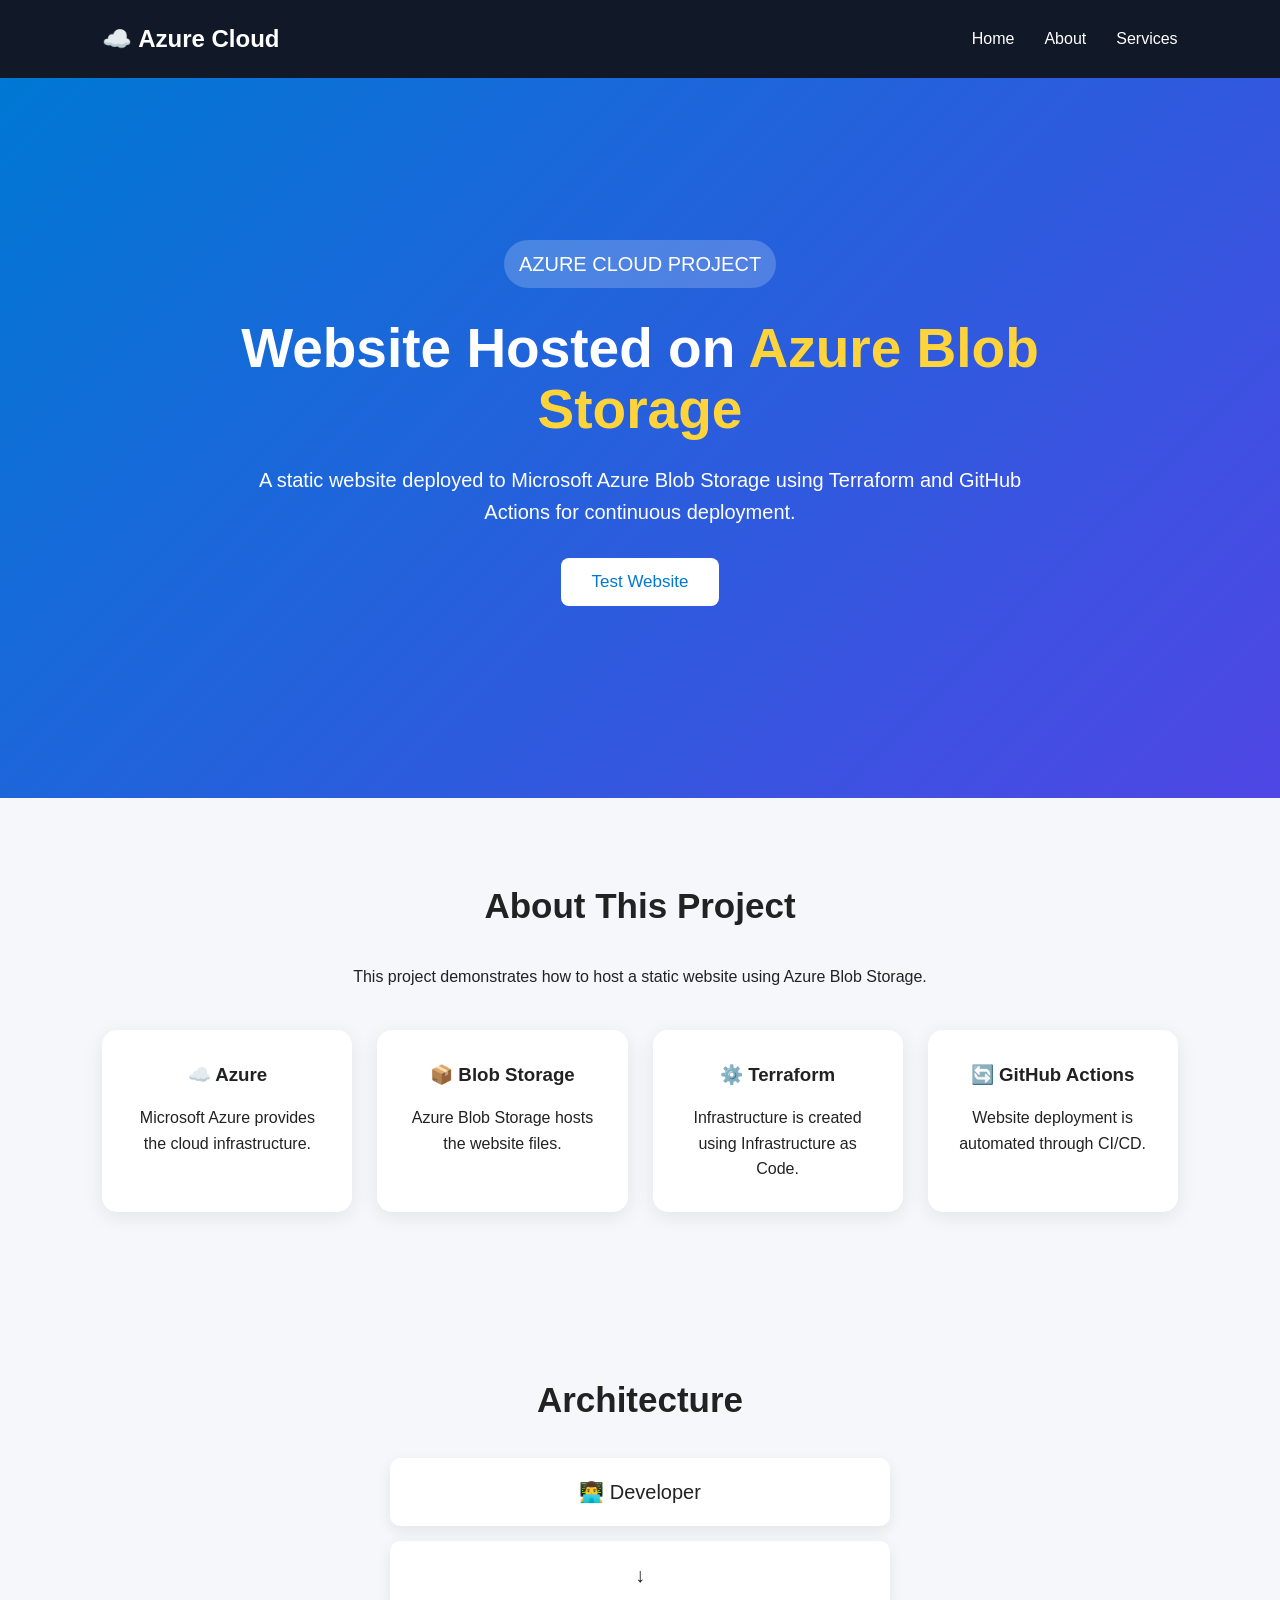
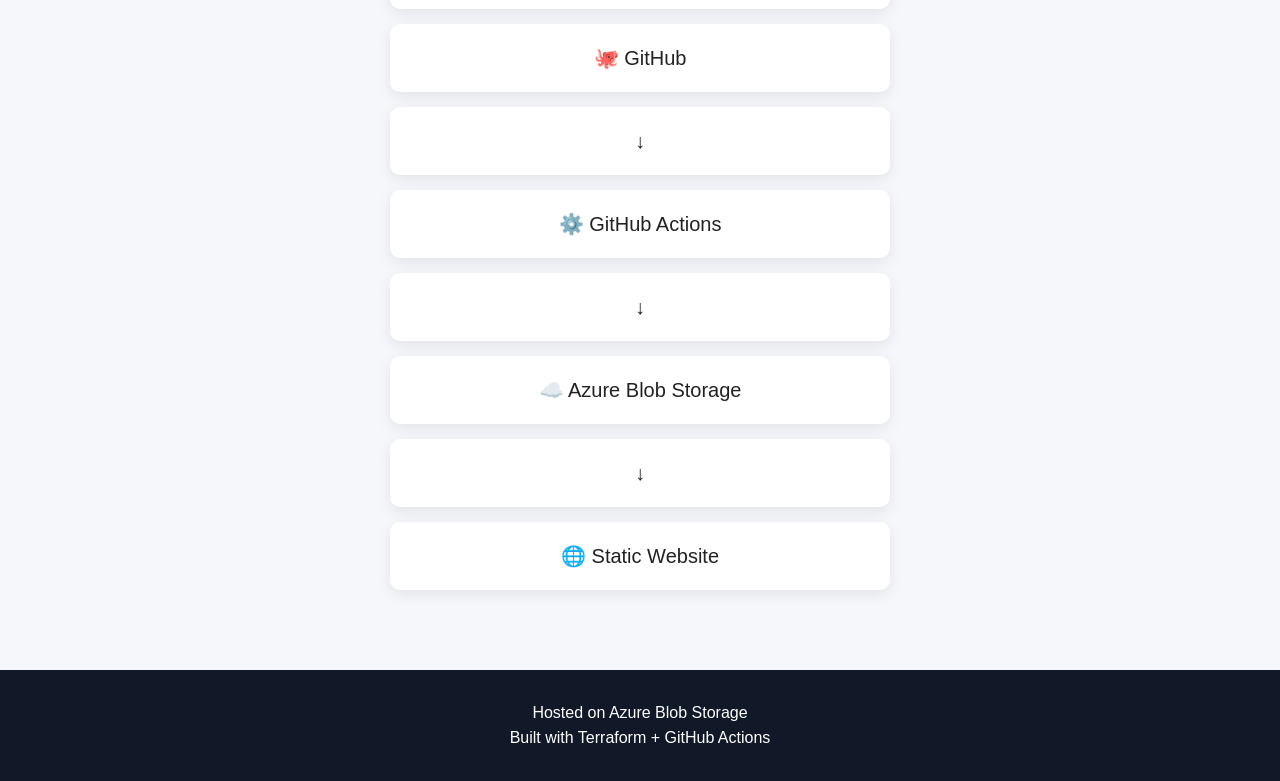
<file: website/index.html>
<!DOCTYPE html>
<html lang="en">

<head>
    <meta charset="UTF-8">
    <meta name="viewport" content="width=device-width, initial-scale=1.0">

    <title>Azure Blob Static Website 1</title>

    <link rel="stylesheet" href="style.css">
</head>

<body>

    <header>
        <nav>
            <h1>☁️ Azure Cloud</h1>

            <ul>
                <li><a href="#home">Home</a></li>
                <li><a href="#about">About</a></li>
                <li><a href="#services">Services</a></li>
            </ul>
        </nav>
    </header>

    <main>

        <section id="home" class="hero">

            <div class="hero-content">

                <p class="badge">AZURE CLOUD PROJECT</p>

                <h2>
                    Website Hosted on
                    <span>Azure Blob Storage</span>
                </h2>

                <p>
                    A static website deployed to Microsoft Azure Blob Storage
                    using Terraform and GitHub Actions for continuous deployment.
                </p>
                <button onclick="showMessage()">
                    Test Website
                </button>

                <p id="message"></p>

            </div>

        </section>

        <section id="about" class="section">

            <h2>About This Project</h2>

            <p>
                This project demonstrates how to host a static website
                using Azure Blob Storage.
            </p>

            <div class="cards">

                <div class="card">
                    <h3>☁️ Azure</h3>
                    <p>Microsoft Azure provides the cloud infrastructure.</p>
                </div>

                <div class="card">
                    <h3>📦 Blob Storage</h3>
                    <p>Azure Blob Storage hosts the website files.</p>
                </div>

                <div class="card">
                    <h3>⚙️ Terraform</h3>
                    <p>Infrastructure is created using Infrastructure as Code.</p>
                </div>

                <div class="card">
                    <h3>🔄 GitHub Actions</h3>
                    <p>Website deployment is automated through CI/CD.</p>
                </div>

            </div>

        </section>

        <section id="services" class="section">

            <h2>Architecture</h2>

            <div class="architecture">

                <div>👨‍💻 Developer</div>
                <div>↓</div>
                <div>🐙 GitHub</div>
                <div>↓</div>
                <div>⚙️ GitHub Actions</div>
                <div>↓</div>
                <div>☁️ Azure Blob Storage</div>
                <div>↓</div>
                <div>🌐 Static Website</div>

            </div>

        </section>

    </main>

    <footer>

        <p>
            Hosted on Azure Blob Storage
        </p>

        <p>
            Built with Terraform + GitHub Actions
        </p>

    </footer>

    <script src="script.js"></script>

</body>

</html>
</file>
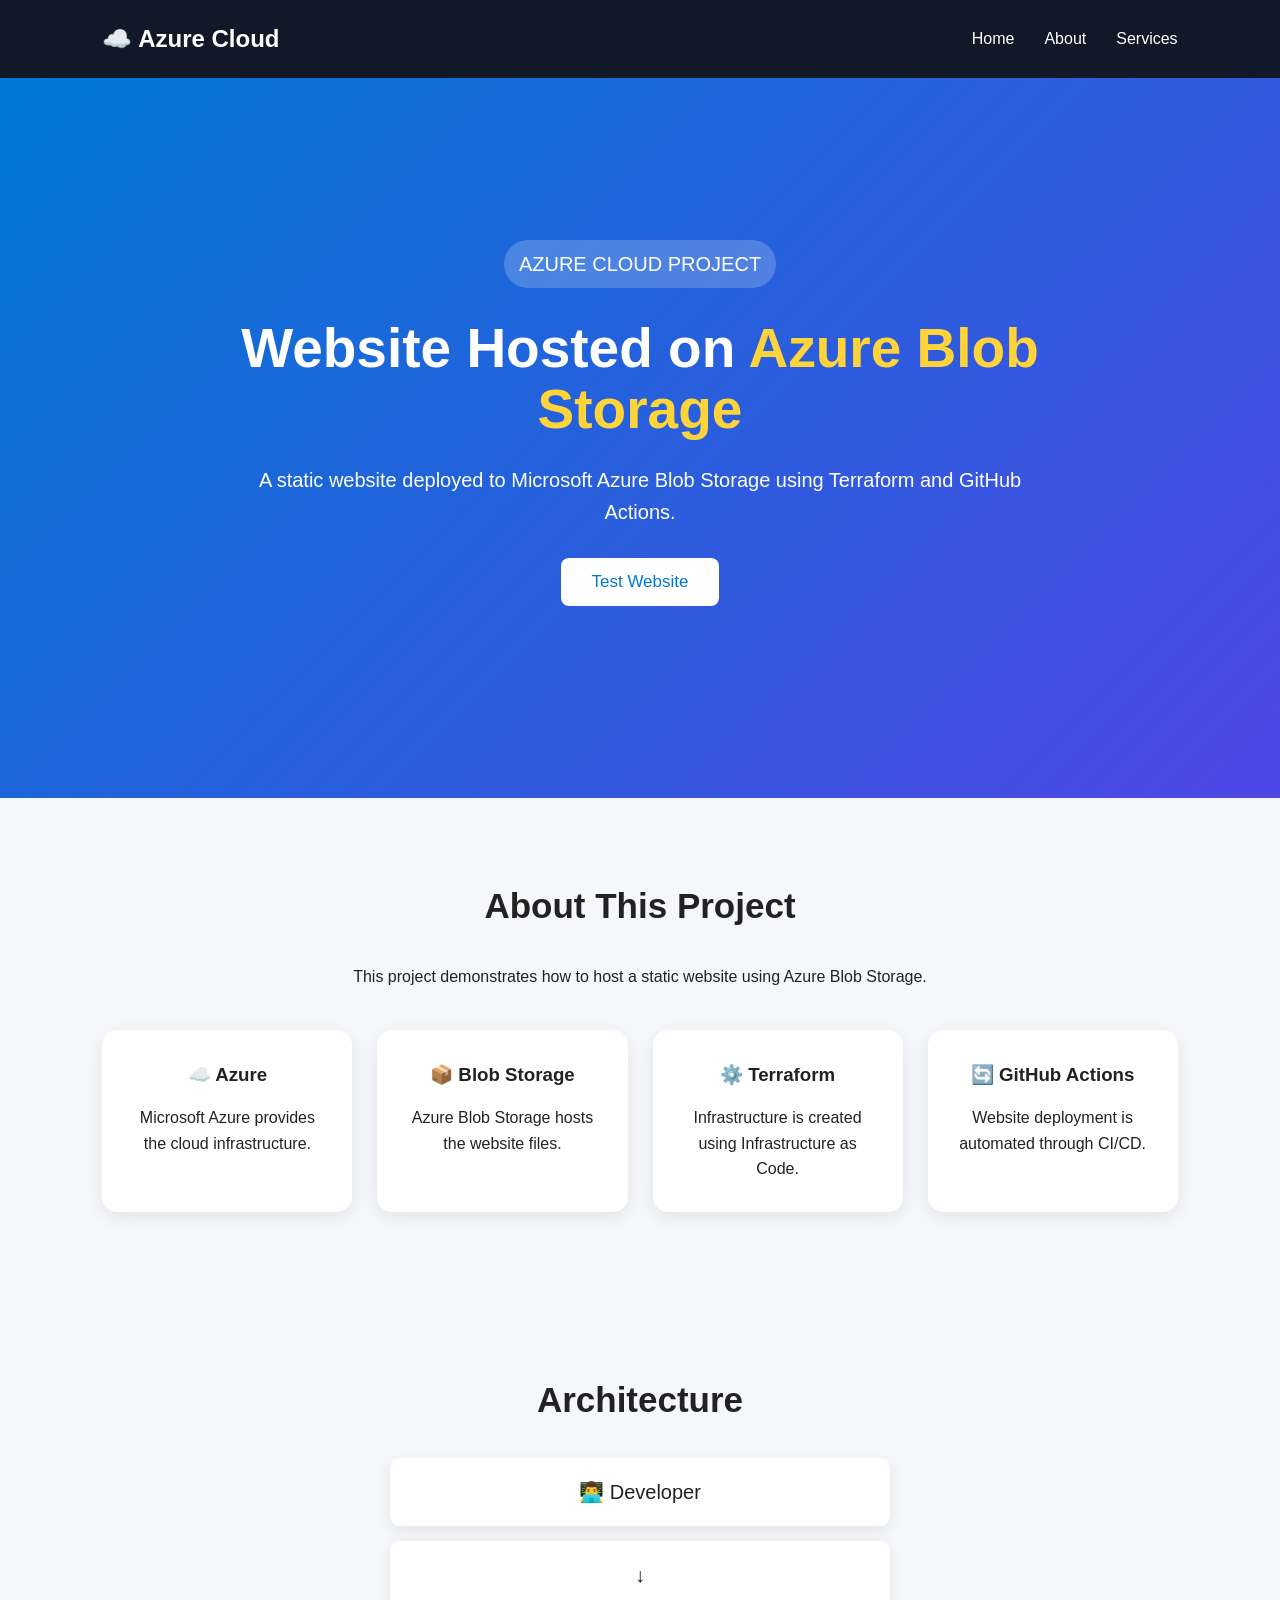
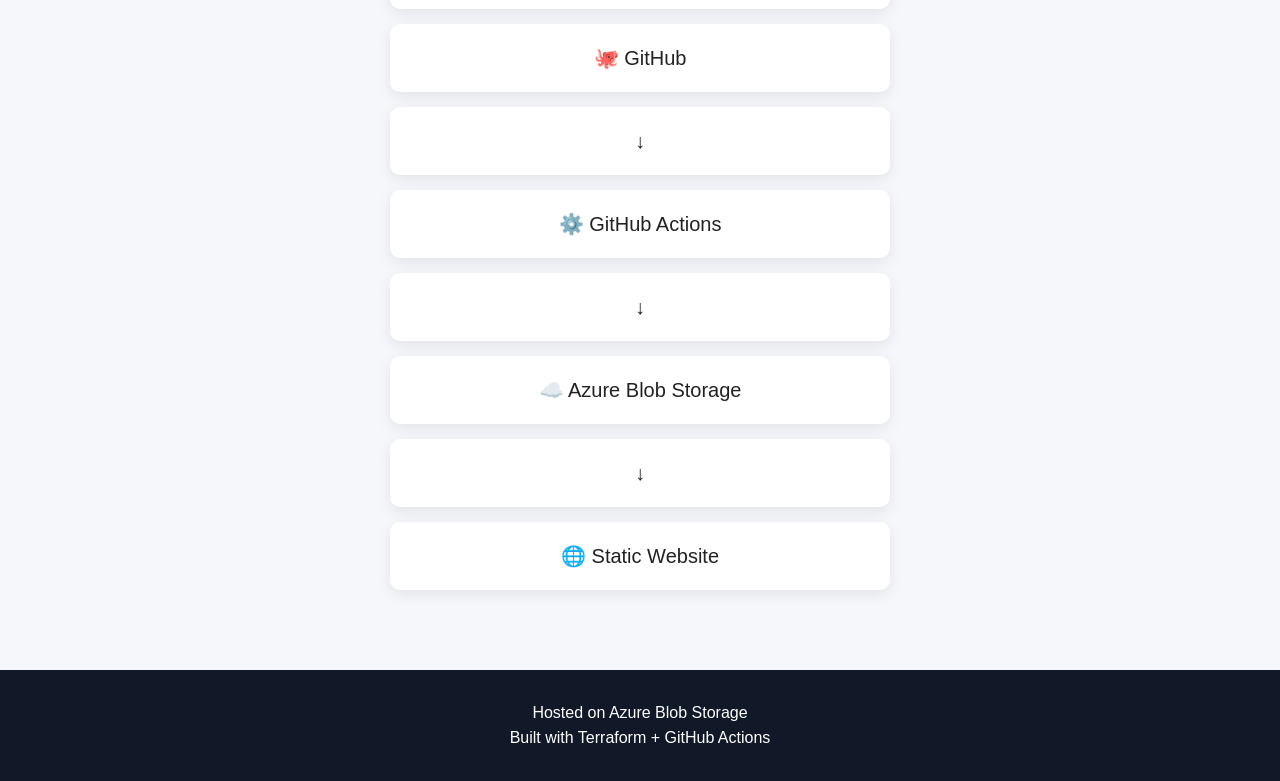
<file: host-website-on-blob-storage/website/index.html>
<!DOCTYPE html>
<html lang="en">

<head>
    <meta charset="UTF-8">
    <meta name="viewport" content="width=device-width, initial-scale=1.0">

    <title>Azure Blob Static Website 1</title>

    <link rel="stylesheet" href="style.css">
</head>

<body>

    <header>
        <nav>
            <h1>☁️ Azure Cloud</h1>

            <ul>
                <li><a href="#home">Home</a></li>
                <li><a href="#about">About</a></li>
                <li><a href="#services">Services</a></li>
            </ul>
        </nav>
    </header>

    <main>

        <section id="home" class="hero">

            <div class="hero-content">

                <p class="badge">AZURE CLOUD PROJECT</p>

                <h2>
                    Website Hosted on
                    <span>Azure Blob Storage</span>
                </h2>

                <p>
                    A static website deployed to Microsoft Azure Blob Storage
                    using Terraform and GitHub Actions.
                </p>

                <button onclick="showMessage()">
                    Test Website
                </button>

                <p id="message"></p>

            </div>

        </section>

        <section id="about" class="section">

            <h2>About This Project</h2>

            <p>
                This project demonstrates how to host a static website
                using Azure Blob Storage.
            </p>

            <div class="cards">

                <div class="card">
                    <h3>☁️ Azure</h3>
                    <p>Microsoft Azure provides the cloud infrastructure.</p>
                </div>

                <div class="card">
                    <h3>📦 Blob Storage</h3>
                    <p>Azure Blob Storage hosts the website files.</p>
                </div>

                <div class="card">
                    <h3>⚙️ Terraform</h3>
                    <p>Infrastructure is created using Infrastructure as Code.</p>
                </div>

                <div class="card">
                    <h3>🔄 GitHub Actions</h3>
                    <p>Website deployment is automated through CI/CD.</p>
                </div>

            </div>

        </section>

        <section id="services" class="section">

            <h2>Architecture</h2>

            <div class="architecture">

                <div>👨‍💻 Developer</div>
                <div>↓</div>
                <div>🐙 GitHub</div>
                <div>↓</div>
                <div>⚙️ GitHub Actions</div>
                <div>↓</div>
                <div>☁️ Azure Blob Storage</div>
                <div>↓</div>
                <div>🌐 Static Website</div>

            </div>

        </section>

    </main>

    <footer>

        <p>
            Hosted on Azure Blob Storage
        </p>

        <p>
            Built with Terraform + GitHub Actions
        </p>

    </footer>

    <script src="script.js"></script>

</body>

</html>
</file>
<file: website/style.css>
* {
    margin: 0;
    padding: 0;
    box-sizing: border-box;
}

body {
    font-family: Arial, sans-serif;
    line-height: 1.6;
    background: #f5f7fa;
    color: #222;
}

header {
    background: #111827;
    color: white;
    padding: 20px 8%;
}

nav {
    display: flex;
    justify-content: space-between;
    align-items: center;
}

nav h1 {
    font-size: 24px;
}

nav ul {
    display: flex;
    gap: 30px;
    list-style: none;
}

nav a {
    color: white;
    text-decoration: none;
}

.hero {
    min-height: 80vh;

    display: flex;
    align-items: center;
    justify-content: center;

    text-align: center;

    padding: 50px 20px;

    background:
        linear-gradient(
            135deg,
            #0078d4,
            #4f46e5
        );
}

.hero-content {
    max-width: 800px;
    color: white;
}

.badge {
    display: inline-block;

    padding: 8px 15px;

    border-radius: 30px;

    background: rgba(255,255,255,0.2);

    margin-bottom: 20px;
}

.hero h2 {
    font-size: 55px;
    line-height: 1.1;
    margin-bottom: 25px;
}

.hero h2 span {
    color: #ffd43b;
}

.hero p {
    font-size: 20px;
    margin-bottom: 30px;
}

button {
    padding: 14px 30px;

    border: none;
    border-radius: 8px;

    background: white;

    color: #0078d4;

    font-size: 17px;

    cursor: pointer;
}

button:hover {
    transform: scale(1.05);
}

.section {
    padding: 80px 8%;
    text-align: center;
}

.section h2 {
    font-size: 35px;
    margin-bottom: 30px;
}

.cards {
    display: grid;

    grid-template-columns:
        repeat(auto-fit, minmax(220px, 1fr));

    gap: 25px;

    margin-top: 40px;
}

.card {
    background: white;

    padding: 30px;

    border-radius: 15px;

    box-shadow:
        0 5px 20px rgba(0,0,0,0.08);
}

.card h3 {
    margin-bottom: 15px;
}

.architecture {
    max-width: 500px;

    margin: auto;

    display: flex;

    flex-direction: column;

    gap: 15px;

    font-size: 20px;
}

.architecture div {
    background: white;

    padding: 18px;

    border-radius: 10px;

    box-shadow:
        0 5px 15px rgba(0,0,0,0.08);
}

footer {
    background: #111827;

    color: white;

    text-align: center;

    padding: 30px;
}

@media(max-width: 700px) {

    .hero h2 {
        font-size: 38px;
    }

    nav {
        flex-direction: column;
        gap: 15px;
    }

}
</file>
<file: host-website-on-blob-storage/website/style.css>
* {
    margin: 0;
    padding: 0;
    box-sizing: border-box;
}

body {
    font-family: Arial, sans-serif;
    line-height: 1.6;
    background: #f5f7fa;
    color: #222;
}

header {
    background: #111827;
    color: white;
    padding: 20px 8%;
}

nav {
    display: flex;
    justify-content: space-between;
    align-items: center;
}

nav h1 {
    font-size: 24px;
}

nav ul {
    display: flex;
    gap: 30px;
    list-style: none;
}

nav a {
    color: white;
    text-decoration: none;
}

.hero {
    min-height: 80vh;

    display: flex;
    align-items: center;
    justify-content: center;

    text-align: center;

    padding: 50px 20px;

    background:
        linear-gradient(
            135deg,
            #0078d4,
            #4f46e5
        );
}

.hero-content {
    max-width: 800px;
    color: white;
}

.badge {
    display: inline-block;

    padding: 8px 15px;

    border-radius: 30px;

    background: rgba(255,255,255,0.2);

    margin-bottom: 20px;
}

.hero h2 {
    font-size: 55px;
    line-height: 1.1;
    margin-bottom: 25px;
}

.hero h2 span {
    color: #ffd43b;
}

.hero p {
    font-size: 20px;
    margin-bottom: 30px;
}

button {
    padding: 14px 30px;

    border: none;
    border-radius: 8px;

    background: white;

    color: #0078d4;

    font-size: 17px;

    cursor: pointer;
}

button:hover {
    transform: scale(1.05);
}

.section {
    padding: 80px 8%;
    text-align: center;
}

.section h2 {
    font-size: 35px;
    margin-bottom: 30px;
}

.cards {
    display: grid;

    grid-template-columns:
        repeat(auto-fit, minmax(220px, 1fr));

    gap: 25px;

    margin-top: 40px;
}

.card {
    background: white;

    padding: 30px;

    border-radius: 15px;

    box-shadow:
        0 5px 20px rgba(0,0,0,0.08);
}

.card h3 {
    margin-bottom: 15px;
}

.architecture {
    max-width: 500px;

    margin: auto;

    display: flex;

    flex-direction: column;

    gap: 15px;

    font-size: 20px;
}

.architecture div {
    background: white;

    padding: 18px;

    border-radius: 10px;

    box-shadow:
        0 5px 15px rgba(0,0,0,0.08);
}

footer {
    background: #111827;

    color: white;

    text-align: center;

    padding: 30px;
}

@media(max-width: 700px) {

    .hero h2 {
        font-size: 38px;
    }

    nav {
        flex-direction: column;
        gap: 15px;
    }

}
</file>
